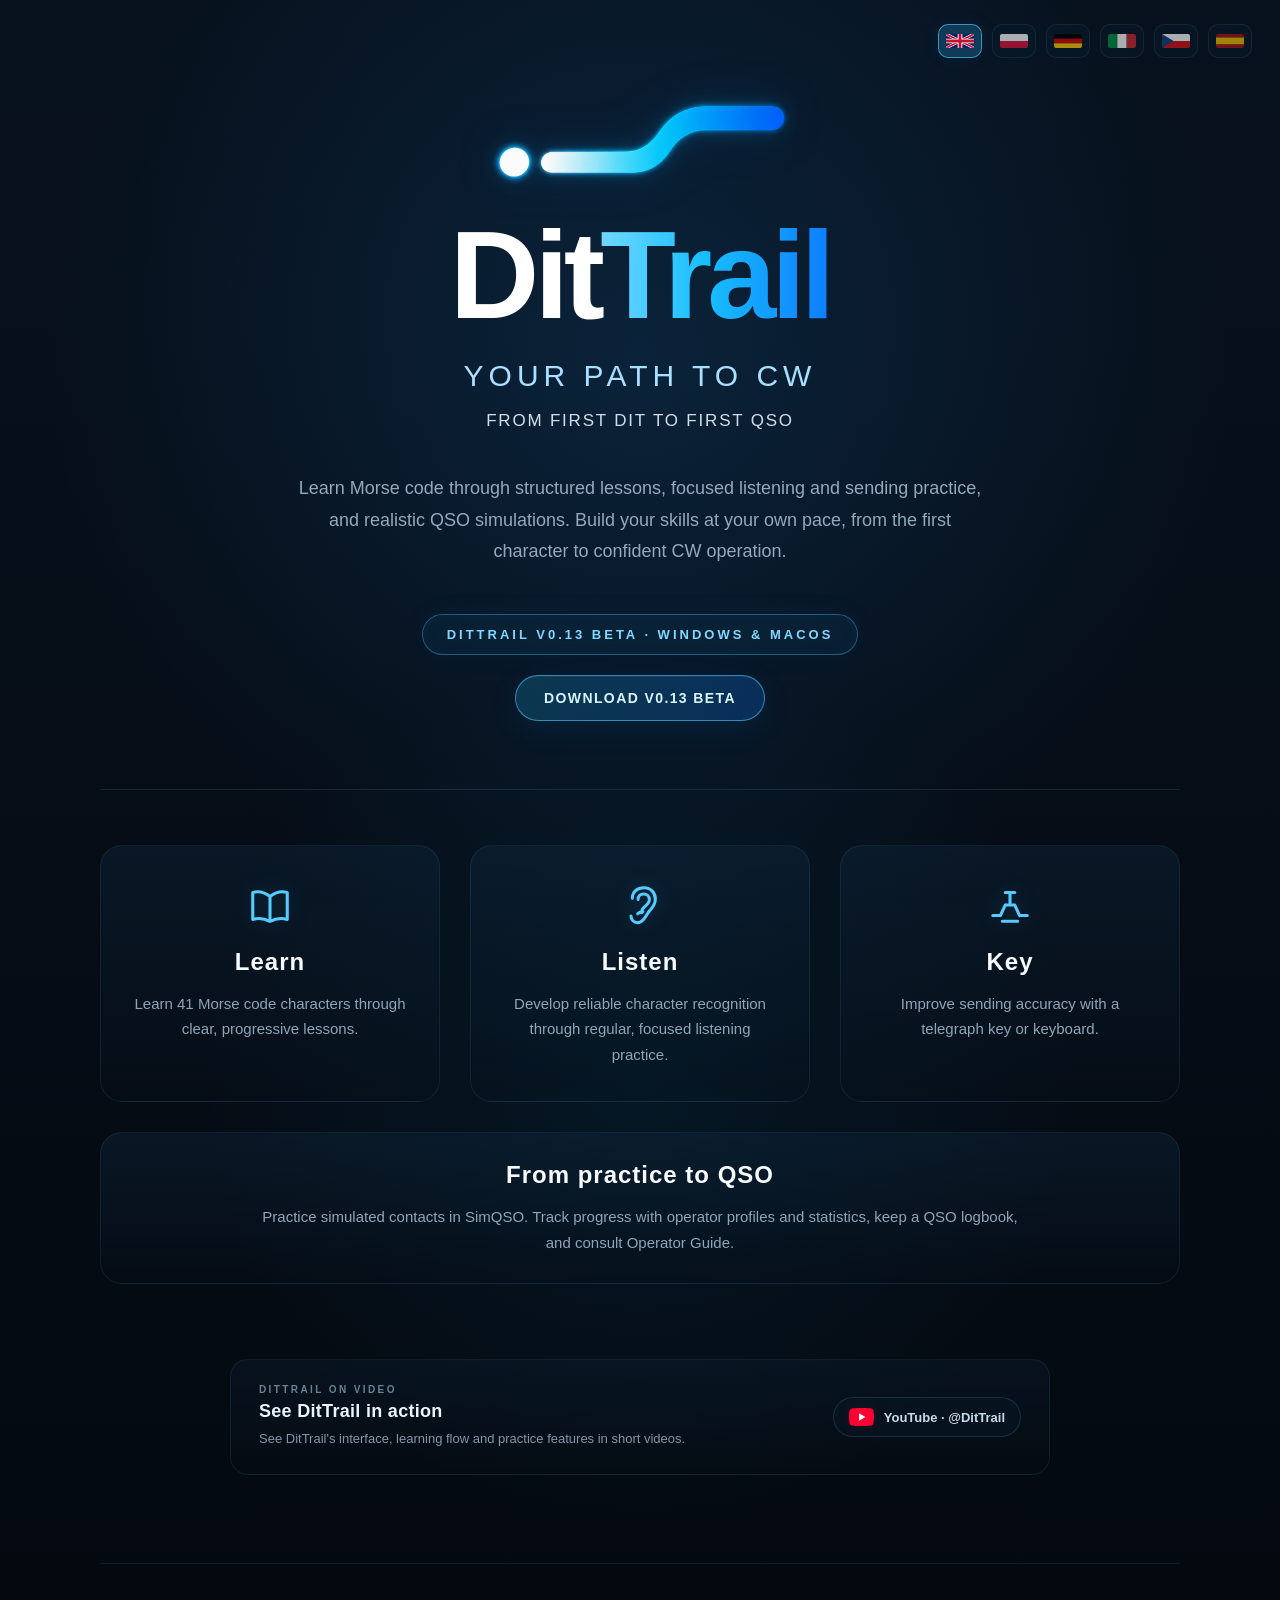
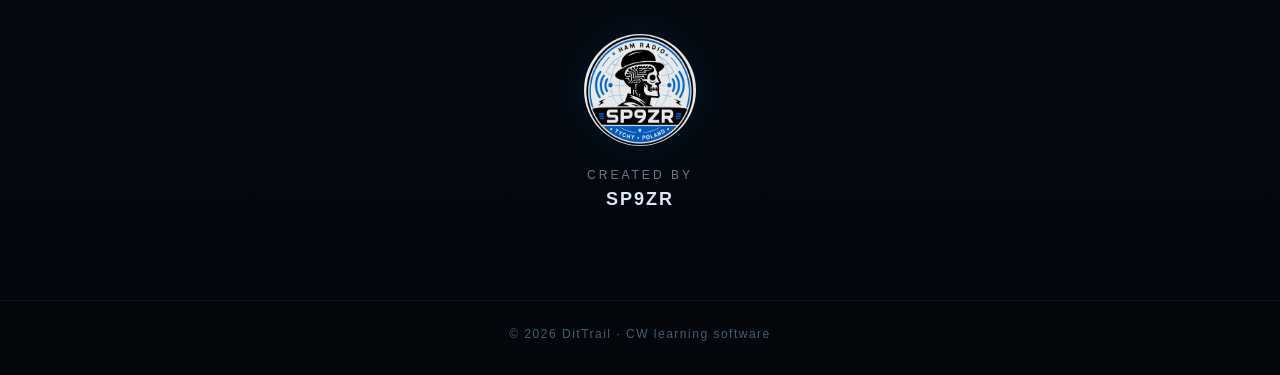
<file: index.html>
<!DOCTYPE html>
<html lang="en">

<head>
    <meta charset="UTF-8">
    <meta name="viewport" content="width=device-width, initial-scale=1.0">

    <title>DitTrail — Your path to CW</title>

    <meta name="description"
          content="DitTrail brings guided Morse code lessons, focused CW practice and simulated QSOs to Windows and macOS.">

    <link rel="icon" type="image/png" href="assets/dittrail-icon.png">
    <link rel="stylesheet" href="style.css">
    <script src="language.js" defer></script>
    <script src="demo-access.js" defer></script>
</head>

<body>

    <div class="language-switcher" role="group" aria-label="Language" data-i18n-aria="languageAria">
        <button class="language-button" type="button" data-language="en" aria-label="English" title="English">
            <svg class="language-flag" viewBox="0 0 60 30" role="img" aria-hidden="true" focusable="false">
                <rect width="60" height="30" fill="#012169"/>
                <path d="M0 0 L60 30 M60 0 L0 30" stroke="#FFFFFF" stroke-width="6"/>
                <path d="M0 0 L60 30 M60 0 L0 30" stroke="#C8102E" stroke-width="3.4"/>
                <path d="M30 0 V30 M0 15 H60" stroke="#FFFFFF" stroke-width="10"/>
                <path d="M30 0 V30 M0 15 H60" stroke="#C8102E" stroke-width="6"/>
            </svg>
        </button>
        <button class="language-button" type="button" data-language="pl" aria-label="Polski" title="Polski">
            <svg class="language-flag" viewBox="0 0 60 30" role="img" aria-hidden="true" focusable="false">
                <rect width="60" height="15" y="0" fill="#FFFFFF"/>
                <rect width="60" height="15" y="15" fill="#DC143C"/>
            </svg>
        </button>
        <button class="language-button" type="button" data-language="de" aria-label="Deutsch" title="Deutsch">
            <svg class="language-flag" viewBox="0 0 60 30" role="img" aria-hidden="true" focusable="false">
                <rect width="60" height="10" y="0" fill="#000000"/>
                <rect width="60" height="10" y="10" fill="#DD0000"/>
                <rect width="60" height="10" y="20" fill="#FFCE00"/>
            </svg>
        </button>
        <button class="language-button" type="button" data-language="it" aria-label="Italiano" title="Italiano">
            <svg class="language-flag" viewBox="0 0 60 30" role="img" aria-hidden="true" focusable="false">
                <rect width="20" height="30" x="0" fill="#009246"/>
                <rect width="20" height="30" x="20" fill="#FFFFFF"/>
                <rect width="20" height="30" x="40" fill="#CE2B37"/>
            </svg>
        </button>
        <button class="language-button" type="button" data-language="cs" aria-label="Čeština" title="Čeština">
            <svg class="language-flag" viewBox="0 0 60 30" role="img" aria-hidden="true" focusable="false">
                <rect width="60" height="15" y="0" fill="#FFFFFF"/>
                <rect width="60" height="15" y="15" fill="#D7141A"/>
                <path d="M0 0 L25 15 L0 30 Z" fill="#11457E"/>
            </svg>
        </button>
        <button class="language-button" type="button" data-language="es" aria-label="Español" title="Español">
            <svg class="language-flag" viewBox="0 0 60 30" role="img" aria-hidden="true" focusable="false">
                <rect width="60" height="7.5" y="0" fill="#AA151B"/>
                <rect width="60" height="15" y="7.5" fill="#F1BF00"/>
                <rect width="60" height="7.5" y="22.5" fill="#AA151B"/>
            </svg>
        </button>
    </div>

    <main>

        <!-- HERO -->
        <section class="hero">

            <div class="hero-content">

                <img
                    class="dittrail-symbol"
                    src="assets/dittrail-symbol.png"
                    alt="DitTrail">

                <h1 class="brand">
                    <span class="brand-dit">Dit</span><span class="brand-trail">Trail</span>
                </h1>

                <p class="tagline" data-i18n="tagline">
                    YOUR PATH TO CW
                </p>

                <p class="journey" data-i18n="journey">
                    From first dit to first QSO
                </p>

                <p class="description" data-i18n="description">
                    Learn Morse code through structured lessons, focused listening and sending practice, and realistic QSO simulations. Build your skills at your own pace, from the first character to confident CW operation.
                </p>

                <div class="status" data-i18n="status">
                    DitTrail v0.13 Beta · Windows & macOS
                </div>

                <div class="hero-actions">
                    <a class="download-cta" href="demo/index.html" data-i18n="downloadCta">
                        Download v0.13 Beta
                    </a>
                </div>

            </div>

        </section>


        <!-- FEATURES -->
        <section class="features">

            <div class="feature">

                <div class="feature-icon" aria-hidden="true">
                    <svg viewBox="0 0 24 24" focusable="false">
                        <path d="M 3,5 C 6,4 9,4.8 12,7 V 20 C 9,18.4 6,18.1 3,19 Z M 21,5 C 18,4 15,4.8 12,7 V 20 C 15,18.4 18,18.1 21,19 Z"/>
                    </svg>
                </div>

                <h2 data-i18n="learnTitle">Learn</h2>

                <p data-i18n="learnText">
                    Learn 41 Morse code characters through clear, progressive lessons.
                </p>

            </div>


            <div class="feature">

                <div class="feature-icon" aria-hidden="true">
                    <svg viewBox="0 0 24 24" focusable="false">
                        <path d="M 8,8 C 8,4.7 10.5,2.5 14,2.5 C 17.8,2.5 20,5.1 20,8.5 C 20,11.4 18.6,12.8 17.1,14.4 C 15.9,15.7 15.1,17.6 13.7,19.2 C 12.8,20.2 11.8,20.7 10.7,20.7 C 8.8,20.7 7.3,19.2 7.3,17.2 M 11,8.6 C 11,6.8 12.2,5.7 13.9,5.7 C 15.7,5.7 16.9,6.9 16.9,8.6 C 16.9,10.3 15.8,11.2 14.6,12.2 C 13.5,13.1 12.8,14.1 12.8,15.5 M 10.8,16.1 C 11.5,15.3 12.4,14.9 13.5,14.9"/>
                    </svg>
                </div>

                <h2 data-i18n="listenTitle">Listen</h2>

                <p data-i18n="listenText">
                    Develop reliable character recognition through regular, focused listening practice.
                </p>

            </div>


            <div class="feature">

                <div class="feature-icon" aria-hidden="true">
                    <svg viewBox="0 0 24 24" focusable="false">
                        <path d="M 3,17 L 7,17 M 17,17 L 21,17 M 7,17 L 9.5,11.5 M 17,17 L 14.5,11.5 M 9.5,11.5 L 14.5,11.5 M 12,11.5 L 12,5 M 9.5,5 L 14.5,5 M 8,20 L 16,20"/>
                    </svg>
                </div>

                <h2 data-i18n="keyTitle">Key</h2>

                <p data-i18n="keyText">
                    Improve sending accuracy with a telegraph key or keyboard.
                </p>
            </div>

            <div class="feature feature-wide">
                <h2 data-i18n="simTitle">From practice to QSO</h2>
                <p data-i18n="simText">
                    Practice simulated contacts in SimQSO. Track progress with operator profiles and statistics, keep a QSO logbook, and consult Operator Guide.
                </p>
            </div>

        </section>


        <!-- YOUTUBE -->
        <section class="youtube-presence" aria-labelledby="youtube-title">
            <div class="youtube-copy">
                <span class="youtube-kicker" data-i18n="youtubeKicker">DITTRAIL ON VIDEO</span>
                <h2 id="youtube-title" data-i18n="youtubeTitle">See DitTrail in action</h2>
                <p data-i18n="youtubeText">
                    See DitTrail’s interface, learning flow and practice features in short videos.
                </p>
            </div>

            <a class="youtube-link"
               href="https://www.youtube.com/@DitTrail"
               target="_blank"
               rel="noopener noreferrer"
               aria-label="Open the DitTrail YouTube channel"
               data-i18n-aria="youtubeAria">
                <svg class="youtube-logo" viewBox="0 0 28 20" role="img" aria-hidden="true" focusable="false">
                    <path fill="#FF0033"
                          d="M27.4 3.1a3.5 3.5 0 0 0-2.5-2.5C22.7 0 14 0 14 0S5.3 0 3.1.6A3.5 3.5 0 0 0 .6 3.1C0 5.3 0 10 0 10s0 4.7.6 6.9a3.5 3.5 0 0 0 2.5 2.5C5.3 20 14 20 14 20s8.7 0 10.9-.6a3.5 3.5 0 0 0 2.5-2.5C28 14.7 28 10 28 10s0-4.7-.6-6.9Z"/>
                    <path fill="#FFFFFF"
                          d="M11.2 14.3 18.5 10l-7.3-4.3v8.6Z"/>
                </svg>
                <span>YouTube · @DitTrail</span>
            </a>
        </section>


        <!-- CREATOR -->
        <section class="creator">

            <a href="https://www.qrz.com/db/SP9ZR"
                target="_blank"
                rel="noopener noreferrer"
                class="creator-link">

                <img
                    class="creator-logo"
                    src="assets/sp9zr-logo.png"
                    alt="SP9ZR Ham Radio">

            </a>

            <div class="creator-text">
                <span data-i18n="createdBy">Created by</span>
                <strong>SP9ZR</strong>
            </div>

        </section>

    </main>


    <footer>
        <p data-i18n="footerText">
            © 2026 DitTrail · CW learning software
        </p>
    </footer>

</body>

</html>
</file>
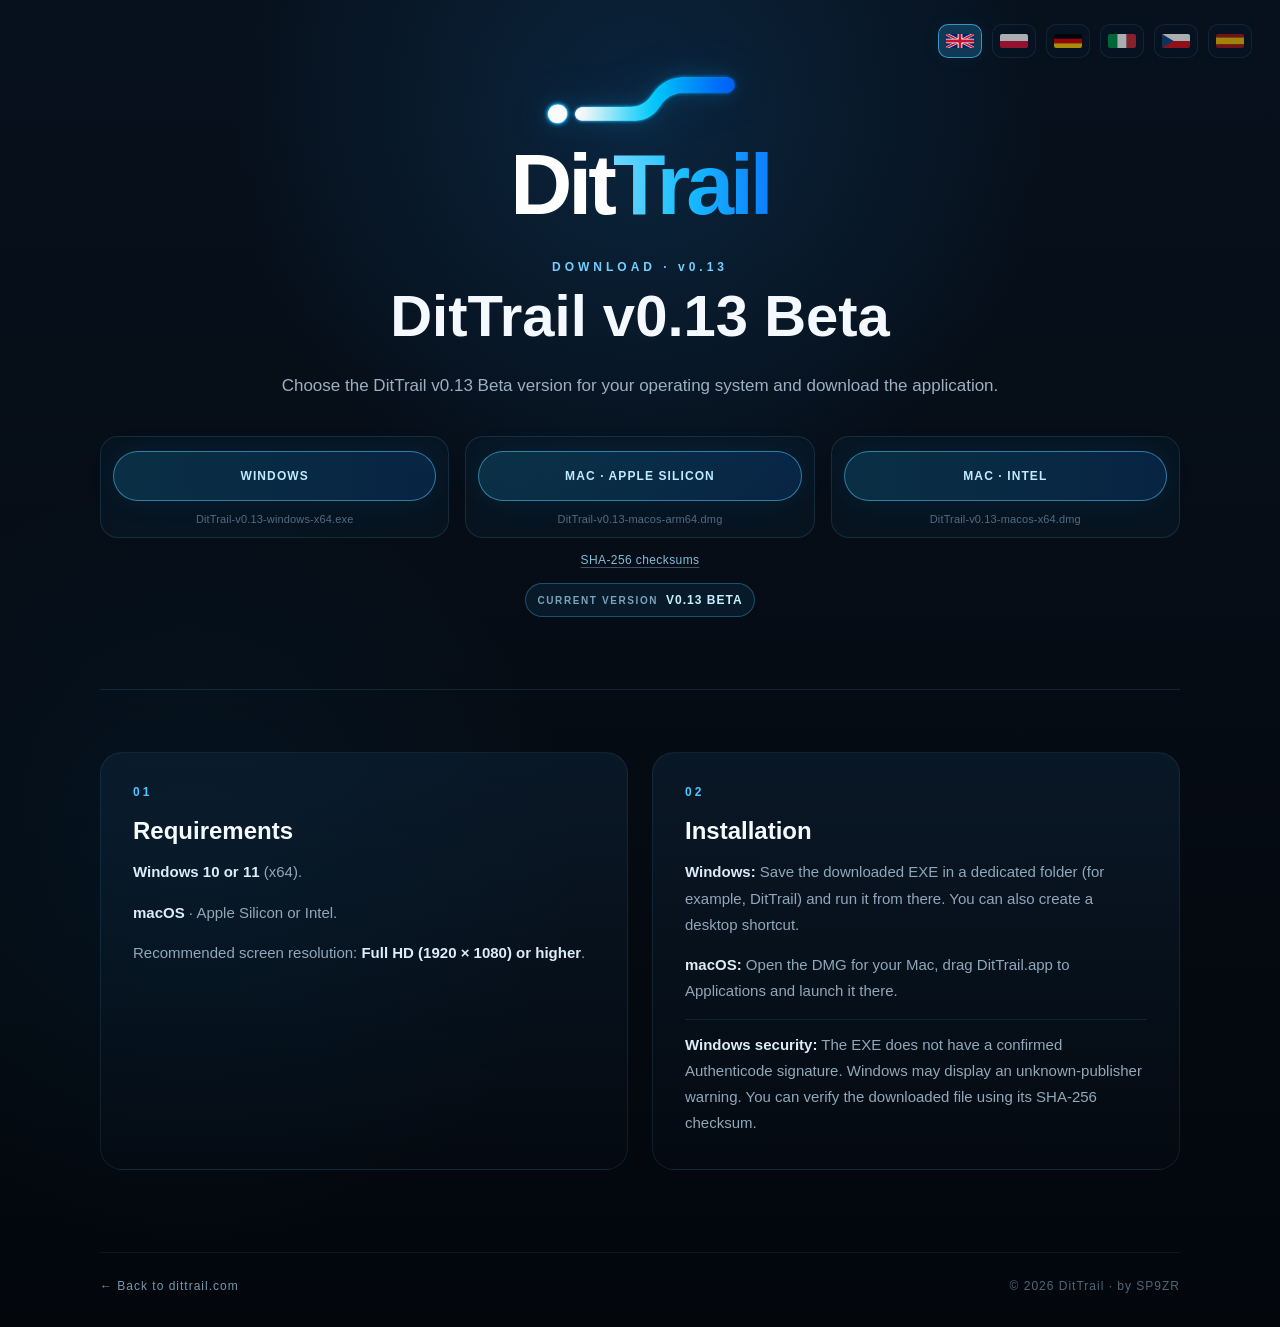
<file: demo/index.html>
<!DOCTYPE html>
<html lang="en">
<head>
    <meta charset="UTF-8">
    <meta name="viewport" content="width=device-width, initial-scale=1.0">
    <title>DitTrail v0.13 Beta — Download</title>
    <meta name="description" content="Download DitTrail v0.13 Beta for Windows and macOS.">

    <link rel="icon" type="image/png" href="../assets/dittrail-icon.png">
    <link rel="stylesheet" href="style.css?site=20261021">
    <script src="language.js?site=20261021c" defer></script>
</head>
<body>
    <main class="page-shell">
        <header class="demo-hero">
            <div class="language-switcher" role="group" aria-label="Language" data-i18n-aria="languageAria">
                <button class="language-button" type="button" data-language="en" aria-label="English" title="English">
                    <svg class="language-flag" viewBox="0 0 60 30" role="img" aria-hidden="true" focusable="false">
                        <rect width="60" height="30" fill="#012169"/>
                        <path d="M0 0 L60 30 M60 0 L0 30" stroke="#FFFFFF" stroke-width="6"/>
                        <path d="M0 0 L60 30 M60 0 L0 30" stroke="#C8102E" stroke-width="3.4"/>
                        <path d="M30 0 V30 M0 15 H60" stroke="#FFFFFF" stroke-width="10"/>
                        <path d="M30 0 V30 M0 15 H60" stroke="#C8102E" stroke-width="6"/>
                    </svg>
                </button>
                <button class="language-button" type="button" data-language="pl" aria-label="Polski" title="Polski">
                    <svg class="language-flag" viewBox="0 0 60 30" role="img" aria-hidden="true" focusable="false">
                        <rect width="60" height="15" y="0" fill="#FFFFFF"/>
                        <rect width="60" height="15" y="15" fill="#DC143C"/>
                    </svg>
                </button>
                <button class="language-button" type="button" data-language="de" aria-label="Deutsch" title="Deutsch">
                    <svg class="language-flag" viewBox="0 0 60 30" role="img" aria-hidden="true" focusable="false">
                        <rect width="60" height="10" y="0" fill="#000000"/>
                        <rect width="60" height="10" y="10" fill="#DD0000"/>
                        <rect width="60" height="10" y="20" fill="#FFCE00"/>
                    </svg>
                </button>
                <button class="language-button" type="button" data-language="it" aria-label="Italiano" title="Italiano">
                    <svg class="language-flag" viewBox="0 0 60 30" role="img" aria-hidden="true" focusable="false">
                        <rect width="20" height="30" x="0" fill="#009246"/>
                        <rect width="20" height="30" x="20" fill="#FFFFFF"/>
                        <rect width="20" height="30" x="40" fill="#CE2B37"/>
                    </svg>
                </button>
                <button class="language-button" type="button" data-language="cs" aria-label="Čeština" title="Čeština">
                    <svg class="language-flag" viewBox="0 0 60 30" role="img" aria-hidden="true" focusable="false">
                        <rect width="60" height="15" y="0" fill="#FFFFFF"/>
                        <rect width="60" height="15" y="15" fill="#D7141A"/>
                        <path d="M0 0 L25 15 L0 30 Z" fill="#11457E"/>
                    </svg>
                </button>
                <button class="language-button" type="button" data-language="es" aria-label="Español" title="Español">
                    <svg class="language-flag" viewBox="0 0 60 30" role="img" aria-hidden="true" focusable="false">
                        <rect width="60" height="7.5" y="0" fill="#AA151B"/>
                        <rect width="60" height="15" y="7.5" fill="#F1BF00"/>
                        <rect width="60" height="7.5" y="22.5" fill="#AA151B"/>
                    </svg>
                </button>
            </div>

            <a class="brand-link" href="../index.html" aria-label="Back to DitTrail home" data-i18n-aria="backHomeAria">
                <img class="dittrail-symbol" src="../assets/dittrail-symbol.png" alt="">
                <div class="brand">
                    <span class="brand-dit">Dit</span><span class="brand-trail">Trail</span>
                </div>
            </a>

            <p class="eyebrow" data-i18n="eyebrow">DOWNLOAD · v0.13</p>
            <h1>DitTrail v0.13 Beta</h1>
            <p class="lead" data-i18n="lead">
                Choose the DitTrail v0.13 Beta version for your operating system and download the application.
            </p>

            <div class="download-options" role="group" aria-label="DitTrail downloads" data-i18n-aria="downloadOptionsAria">
                <div class="download-option">
                    <a class="download-button"
                       href="https://github.com/rutkowskiz/dittrail-web/releases/download/v0.13-beta/DitTrail-v0.13-windows-x64.exe"
                       data-i18n="downloadWindows">Windows</a>
                    <p class="file-name">DitTrail-v0.13-windows-x64.exe</p>
                </div>
                <div class="download-option">
                    <a class="download-button"
                       href="https://github.com/rutkowskiz/dittrail-web/releases/download/v0.13-beta/DitTrail-v0.13-macos-arm64.dmg"
                       data-i18n="downloadMacArm">Mac · Apple Silicon</a>
                    <p class="file-name">DitTrail-v0.13-macos-arm64.dmg</p>
                </div>
                <div class="download-option">
                    <a class="download-button"
                       href="https://github.com/rutkowskiz/dittrail-web/releases/download/v0.13-beta/DitTrail-v0.13-macos-x64.dmg"
                       data-i18n="downloadMacIntel">Mac · Intel</a>
                    <p class="file-name">DitTrail-v0.13-macos-x64.dmg</p>
                </div>
            </div>
            <p class="checksum-link">
                <a href="https://github.com/rutkowskiz/dittrail-web/releases/download/v0.13-beta/SHA256SUMS.txt"
                   data-i18n="checksumsLink">SHA-256 checksums</a>
            </p>
            <div class="download-details">
                <div class="version-badge">
                    <span data-i18n="currentVersionLabel">CURRENT VERSION</span>
                    <strong>v0.13 Beta</strong>
                </div>
                <div class="download-count-badge" id="download-count" hidden aria-live="polite">
                    <svg class="download-count-icon" viewBox="0 0 24 24" aria-hidden="true" focusable="false">
                        <path d="M12 3v10m0 0 4-4m-4 4-4-4M5 17v2h14v-2"/>
                    </svg>
                    <strong id="download-count-value"></strong>
                    <span id="download-count-label"></span>
                </div>
            </div>
        </header>

        <section class="info-grid" aria-label="Download information" data-i18n-aria="demoInfoAria">
            <article class="info-card">
                <span class="card-number">01</span>
                <h2 data-i18n="requirementsTitle">Requirements</h2>
                <p data-i18n-html="requirementsWindows"><strong>Windows 10 or Windows 11</strong> (x64).</p>
                <p data-i18n-html="requirementsMac"><strong>macOS</strong> · Apple Silicon or Intel.</p>
                <p data-i18n-html="requirementsResolution">Recommended screen resolution: <strong>Full HD (1920 × 1080) or higher</strong>.</p>
            </article>

            <article class="info-card">
                <span class="card-number">02</span>
                <h2 data-i18n="installationTitle">Installation</h2>
                <p data-i18n-html="installationWindows"><strong>Windows:</strong> Save the downloaded EXE in a dedicated folder (for example, DitTrail) and run it from there. You can also create a desktop shortcut.</p>
                <p data-i18n-html="installationMac"><strong>macOS:</strong> Open the DMG for your Mac, drag DitTrail.app to Applications and launch it there.</p>
                <p class="security-note" data-i18n-html="installationSecurity"><strong>Windows security:</strong> The EXE does not have a confirmed Authenticode signature. Windows may display an unknown-publisher warning. You can verify the downloaded file using its SHA-256 checksum.</p>
            </article>

        </section>

        <footer>
            <a href="../index.html" data-i18n="backLink">← Back to dittrail.com</a>
            <span>© 2026 DitTrail · by SP9ZR</span>
        </footer>
    </main>
</body>
</html>
</file>
<file: style.css>
* {
    box-sizing: border-box;
}

:root {
    --site-width: 1080px;
    --site-gutter: 48px;
}

html {
    scroll-behavior: smooth;
}

body {
    margin: 0;
    min-height: 100vh;

    background:
        radial-gradient(circle at 50% 18%, rgba(24, 104, 170, 0.22), transparent 34%),
        radial-gradient(circle at 50% 55%, rgba(0, 170, 255, 0.07), transparent 35%),
        linear-gradient(180deg, #07111d 0%, #050b13 65%, #03070c 100%);

    color: #f4f8ff;
    font-family: "Segoe UI", Arial, sans-serif;
}


/* =========================
   LANGUAGE SWITCHER
   ========================= */

.language-switcher {
    position: fixed;
    top: 24px;
    right: 28px;
    z-index: 100;
    display: flex;
    gap: 10px;
}

.language-button {
    width: 44px;
    height: 34px;
    display: inline-flex;
    align-items: center;
    justify-content: center;
    padding: 0;
    border: 1px solid rgba(104, 189, 235, 0.16);
    border-radius: 10px;
    background: rgba(10, 28, 44, 0.72);
    color: inherit;
    cursor: pointer;
    opacity: 0.66;
    backdrop-filter: blur(10px);
    transition: opacity 0.18s ease, transform 0.18s ease, border-color 0.18s ease, background 0.18s ease;
}

.language-button:hover {
    opacity: 1;
    transform: translateY(-1px);
    border-color: rgba(102, 218, 255, 0.46);
}

.language-button.active {
    opacity: 1;
    border-color: rgba(83, 205, 255, 0.62);
    background: rgba(25, 92, 133, 0.52);
    box-shadow: 0 0 18px rgba(0, 157, 255, 0.08);
}

.language-flag {
    width: 28px;
    height: 14px;
    display: block;
    border-radius: 2px;
    overflow: hidden;
}


/* =========================
   HERO
   ========================= */

.hero {
    width: min(var(--site-width), calc(100% - var(--site-gutter)));
    min-height: auto;
    margin: 0 auto;
    display: flex;
    align-items: center;
    justify-content: center;

    padding: 86px 0 68px;
    text-align: center;
}

.hero-content {
    width: 100%;
    max-width: 820px;
    margin: 0 auto;
}

.dittrail-symbol {
    width: min(320px, 62vw);
    height: auto;

    display: block;
    margin: 0 auto 24px;

    object-fit: contain;

    filter:
        drop-shadow(0 0 10px rgba(0, 183, 255, 0.20))
        drop-shadow(0 0 24px rgba(0, 119, 255, 0.10));
}

.brand {
    margin: 0;

    font-size: clamp(72px, 10vw, 124px);
    font-weight: 700;
    line-height: 0.95;
    letter-spacing: -5px;
}

.brand-dit {
    color: #ffffff;
}

.brand-trail {
    background: linear-gradient(
        90deg,
        #70d8ff 0%,
        #18bfff 45%,
        #0d7eff 100%
    );

    -webkit-background-clip: text;
    background-clip: text;
    color: transparent;
}

.tagline {
    margin: 25px 0 0;

    color: #a9dfff;
    font-size: clamp(21px, 3vw, 30px);
    font-weight: 300;
    letter-spacing: 5px;
}

.journey {
    margin: 18px 0 0;

    color: #eef7ff;
    font-size: 17px;
    font-weight: 500;
    letter-spacing: 1.8px;
    text-transform: uppercase;

    opacity: 0.88;
}

.description {
    max-width: 690px;
    margin: 42px auto 0;

    color: #94a9bb;
    font-size: 18px;
    line-height: 1.75;
}

.status {
    display: inline-block;

    margin-top: 46px;
    padding: 12px 24px;

    border: 1px solid rgba(73, 195, 255, 0.38);
    border-radius: 999px;

    background: rgba(33, 160, 224, 0.07);

    color: #82d7ff;

    font-size: 13px;
    font-weight: 600;
    letter-spacing: 3px;
    text-transform: uppercase;

    box-shadow:
        0 0 28px rgba(0, 157, 255, 0.05),
        inset 0 0 18px rgba(0, 157, 255, 0.03);
}

.hero-actions {
    margin-top: 20px;
}

.download-cta {
    display: inline-flex;
    align-items: center;
    justify-content: center;
    min-width: 210px;
    padding: 14px 28px;

    border: 1px solid rgba(83, 205, 255, 0.58);
    border-radius: 999px;

    background:
        linear-gradient(
            90deg,
            rgba(27, 172, 232, 0.22),
            rgba(13, 126, 255, 0.24)
        );

    color: #d8f4ff;
    font-size: 14px;
    font-weight: 700;
    letter-spacing: 1.4px;
    text-decoration: none;
    text-transform: uppercase;

    box-shadow:
        0 8px 30px rgba(0, 126, 255, 0.10),
        inset 0 1px 0 rgba(255, 255, 255, 0.05);

    transition:
        transform 0.18s ease,
        border-color 0.18s ease,
        background 0.18s ease,
        box-shadow 0.18s ease;
}

.download-cta:hover {
    transform: translateY(-2px);
    border-color: rgba(112, 219, 255, 0.86);
    background:
        linear-gradient(
            90deg,
            rgba(27, 172, 232, 0.32),
            rgba(13, 126, 255, 0.34)
        );
    box-shadow:
        0 10px 34px rgba(0, 126, 255, 0.16),
        0 0 24px rgba(55, 198, 255, 0.08);
}


/* =========================
   FEATURES
   ========================= */

.features {
    width: min(var(--site-width), calc(100% - var(--site-gutter)));

    margin: 0 auto;
    padding: 55px 0 110px;

    display: grid;
    grid-template-columns: repeat(3, 1fr);
    gap: 30px;

    border-top: 1px solid rgba(129, 200, 238, 0.12);
}

.feature {
    padding: 34px 30px;

    text-align: center;

    border: 1px solid rgba(104, 189, 235, 0.10);
    border-radius: 22px;

    background:
        linear-gradient(
            180deg,
            rgba(17, 42, 65, 0.38),
            rgba(7, 17, 28, 0.18)
        );

    transition:
        transform 0.25s ease,
        border-color 0.25s ease,
        background 0.25s ease;
}

.feature-wide {
    grid-column: 1 / -1;
    padding: 28px 36px;
}

.feature-wide p {
    max-width: 760px;
}

.feature:hover {
    transform: translateY(-5px);

    border-color: rgba(87, 200, 255, 0.25);

    background:
        linear-gradient(
            180deg,
            rgba(19, 53, 80, 0.48),
            rgba(7, 17, 28, 0.22)
        );
}

.feature-icon {
    width: 52px;
    height: 52px;
    margin: 0 auto 16px;
    display: grid;
    place-items: center;
    color: #55ccff;
    filter: drop-shadow(0 0 10px rgba(42, 190, 255, 0.18));
}

.feature-icon svg {
    width: 46px;
    height: 46px;
    overflow: visible;
    fill: none;
    stroke: currentColor;
    stroke-width: 1.6;
    stroke-linecap: round;
    stroke-linejoin: round;
}

.feature h2 {
    margin: 0;

    color: #f7fbff;

    font-size: 24px;
    font-weight: 600;
    letter-spacing: 1px;
}

.feature p {
    margin: 15px auto 0;

    color: #8fa5b8;

    font-size: 15px;
    line-height: 1.7;
}


/* =========================
   YOUTUBE
   ========================= */

.youtube-presence {
    width: min(820px, calc(100% - var(--site-gutter)));
    margin: -35px auto 88px;
    padding: 24px 28px;

    display: flex;
    align-items: center;
    justify-content: space-between;
    gap: 32px;

    border: 1px solid rgba(104, 189, 235, 0.10);
    border-radius: 18px;

    background:
        linear-gradient(
            180deg,
            rgba(17, 42, 65, 0.26),
            rgba(7, 17, 28, 0.14)
        );
}

.youtube-copy {
    min-width: 0;
}

.youtube-kicker {
    display: block;
    margin-bottom: 6px;

    color: #658398;
    font-size: 10px;
    font-weight: 600;
    letter-spacing: 2.4px;
    text-transform: uppercase;
}

.youtube-copy h2 {
    margin: 0;

    color: #eaf4fb;
    font-size: 18px;
    font-weight: 600;
    letter-spacing: 0.3px;
}

.youtube-copy p {
    margin: 7px 0 0;

    color: #8197aa;
    font-size: 13px;
    line-height: 1.55;
}

.youtube-link {
    flex: 0 0 auto;

    display: inline-flex;
    align-items: center;
    gap: 10px;

    padding: 10px 15px;

    border: 1px solid rgba(116, 190, 226, 0.16);
    border-radius: 999px;

    background: rgba(9, 24, 37, 0.55);

    color: #c8dbe9;
    font-size: 13px;
    font-weight: 600;
    text-decoration: none;

    transition:
        transform 0.18s ease,
        border-color 0.18s ease,
        background 0.18s ease,
        color 0.18s ease;
}

.youtube-link:hover {
    transform: translateY(-1px);
    border-color: rgba(116, 205, 244, 0.36);
    background: rgba(14, 39, 58, 0.72);
    color: #f1f8fc;
}

.youtube-logo {
    width: 25px;
    height: 18px;
    display: block;
    flex: 0 0 auto;

    filter: drop-shadow(0 0 8px rgba(255, 0, 51, 0.10));
}


/* =========================
   CREATOR
   ========================= */

.creator {
    width: min(var(--site-width), calc(100% - var(--site-gutter)));

    margin: 0 auto 90px;
    padding-top: 70px;

    display: flex;
    flex-direction: column;
    align-items: center;

    border-top: 1px solid rgba(129, 200, 238, 0.10);
}

.creator-link {
    display: inline-block;
}

.creator-link:hover .creator-logo {
    transform: scale(1.05);
    opacity: 1;
}

.creator-logo {
    transition:
        transform 0.2s ease,
        opacity 0.2s ease;
}

.creator-logo {
    width: 112px;
    height: 112px;

    object-fit: contain;

    border-radius: 50%;

    opacity: 0.92;

    filter: drop-shadow(0 0 18px rgba(0, 130, 255, 0.12));
}

.creator-text {
    margin-top: 18px;

    display: flex;
    flex-direction: column;

    text-align: center;
}

.creator-text span {
    color: #667b8e;

    font-size: 12px;
    letter-spacing: 3px;
    text-transform: uppercase;
}

.creator-text strong {
    margin-top: 7px;

    color: #d8e8f5;

    font-size: 18px;
    font-weight: 600;
    letter-spacing: 2px;
}


/* =========================
   FOOTER
   ========================= */

footer {
    padding: 26px 20px 34px;

    text-align: center;

    border-top: 1px solid rgba(129, 200, 238, 0.07);
}

footer p {
    margin: 0;

    color: #465c70;

    font-size: 12px;
    letter-spacing: 1.5px;
}


/* =========================
   MOBILE
   ========================= */

@media (max-width: 760px) {

    .language-switcher {
        top: 16px;
        right: 16px;
        gap: 6px;
    }

    .language-button {
        width: 36px;
        height: 30px;
    }

    .language-flag {
        width: 24px;
        height: 12px;
    }

    .hero {
        min-height: auto;
        padding-top: 70px;
        padding-bottom: 80px;
    }

    .dittrail-symbol {
        width: min(270px, 72vw);
    }

    .brand {
        font-size: clamp(60px, 20vw, 88px);
        letter-spacing: -3px;
    }

    .tagline {
        letter-spacing: 3px;
    }

    .description {
        font-size: 16px;
    }

    .features {
        grid-template-columns: 1fr;
        padding-top: 70px;
        padding-bottom: 80px;
    }

    .feature {
        padding: 30px 24px;
    }

    .youtube-presence {
        margin-top: -20px;
        margin-bottom: 70px;
        padding: 22px 20px;

        flex-direction: column;
        align-items: flex-start;
        gap: 18px;
    }

    .youtube-link {
        align-self: stretch;
        justify-content: center;
    }
}
</file>
<file: demo/style.css>
* {
    box-sizing: border-box;
}

:root {
    color-scheme: dark;
    --site-width: 1080px;
    --site-gutter: 40px;
    --reading-width: 760px;
    --download-width: 330px;
}

html {
    scroll-behavior: smooth;
}

body {
    margin: 0;
    min-height: 100vh;
    background:
        radial-gradient(circle at 50% 10%, rgba(24, 104, 170, 0.24), transparent 30%),
        radial-gradient(circle at 15% 65%, rgba(0, 170, 255, 0.06), transparent 28%),
        linear-gradient(180deg, #07111d 0%, #050b13 58%, #03070c 100%);
    color: #f4f8ff;
    font-family: "Segoe UI", Arial, sans-serif;
}

.page-shell {
    width: min(var(--site-width), calc(100% - var(--site-gutter)));
    margin: 0 auto;
}

.demo-hero {
    width: 100%;
    margin: 0 auto;
    padding: 64px 0 72px;
    text-align: center;
}

.language-switcher {
    position: fixed;
    top: 24px;
    right: 28px;
    z-index: 100;
    display: flex;
    gap: 10px;
}

.language-button {
    width: 44px;
    height: 34px;
    display: inline-flex;
    align-items: center;
    justify-content: center;
    border: 1px solid rgba(104, 189, 235, 0.16);
    border-radius: 10px;
    background: rgba(10, 28, 44, 0.44);
    color: inherit;
    font-size: 22px;
    line-height: 1;
    cursor: pointer;
    opacity: 0.66;
    backdrop-filter: blur(10px);
    transition: opacity 0.18s ease, transform 0.18s ease, border-color 0.18s ease, background 0.18s ease;
}

.language-button:hover {
    opacity: 1;
    transform: translateY(-1px);
    border-color: rgba(102, 218, 255, 0.46);
}

.language-button.active {
    opacity: 1;
    border-color: rgba(83, 205, 255, 0.62);
    background: rgba(25, 92, 133, 0.52);
    box-shadow: 0 0 18px rgba(0, 157, 255, 0.08);
}

.language-flag {
    width: 28px;
    height: 14px;
    display: block;
    border-radius: 2px;
    overflow: hidden;
}

.brand-link {
    display: inline-flex;
    flex-direction: column;
    align-items: center;
    color: inherit;
    text-decoration: none;
}

.dittrail-symbol {
    width: min(210px, 54vw);
    height: auto;
    display: block;
    margin-bottom: 10px;
    filter:
        drop-shadow(0 0 10px rgba(0, 183, 255, 0.18))
        drop-shadow(0 0 22px rgba(0, 119, 255, 0.10));
}

.brand {
    font-size: clamp(54px, 8vw, 86px);
    font-weight: 700;
    line-height: 0.95;
    letter-spacing: -4px;
}

.brand-dit {
    color: #ffffff;
}

.brand-trail {
    background: linear-gradient(90deg, #70d8ff 0%, #18bfff 45%, #0d7eff 100%);
    -webkit-background-clip: text;
    background-clip: text;
    color: transparent;
}

.eyebrow {
    margin: 34px 0 0;
    color: #74cfff;
    font-size: 12px;
    font-weight: 700;
    letter-spacing: 4px;
}

h1 {
    margin: 12px 0 0;
    font-size: clamp(36px, 6vw, 58px);
    line-height: 1.05;
}

.lead {
    max-width: var(--reading-width);
    margin: 24px auto 0;
    color: #9cb0c2;
    font-size: 17px;
    line-height: 1.75;
}

.download-button {
    display: inline-block;
    width: min(var(--download-width), 100%);
    margin-top: 36px;
    padding: 15px 28px;
    text-align: center;
    border: 1px solid rgba(83, 205, 255, 0.52);
    border-radius: 999px;
    background: linear-gradient(90deg, rgba(27, 172, 232, 0.18), rgba(13, 126, 255, 0.16));
    color: #bfeaff;
    font-size: 13px;
    font-weight: 700;
    letter-spacing: 2.4px;
    text-decoration: none;
    text-transform: uppercase;
    box-shadow: 0 0 30px rgba(0, 157, 255, 0.08);
    transition: transform 0.2s ease, border-color 0.2s ease, background 0.2s ease;
}

.download-button:hover {
    transform: translateY(-2px);
    border-color: rgba(102, 218, 255, 0.8);
    background: linear-gradient(90deg, rgba(27, 172, 232, 0.28), rgba(13, 126, 255, 0.24));
}

.download-options {
    margin: 36px auto 0;
    display: grid;
    grid-template-columns: repeat(3, minmax(0, 1fr));
    gap: 16px;
}

.download-option {
    min-width: 0;
    padding: 14px 12px 12px;
    border: 1px solid rgba(104, 189, 235, 0.14);
    border-radius: 18px;
    background: rgba(12, 34, 52, 0.36);
}

.download-option .download-button {
    width: 100%;
    min-height: 50px;
    margin-top: 0;
    padding: 13px 14px;
    display: flex;
    align-items: center;
    justify-content: center;
    font-size: 12px;
    letter-spacing: 1.1px;
}

.download-option .file-name {
    margin: 12px 0 0;
    font-size: 11px;
    letter-spacing: 0.15px;
    overflow-wrap: anywhere;
}

.security-note {
    padding-top: 12px;
    border-top: 1px solid rgba(104, 189, 235, 0.12);
}

.checksum-link {
    margin: 15px 0 0;
    font-size: 12px;
    letter-spacing: 0.4px;
}

.checksum-link a {
    color: #7ebedb;
    text-decoration: underline;
    text-decoration-color: rgba(126, 190, 219, 0.4);
    text-underline-offset: 3px;
}

.checksum-link a:hover {
    color: #c9efff;
}

.download-details {
    width: 100%;
    max-width: 560px;
    margin: 16px auto 0;
    display: flex;
    align-items: center;
    justify-content: center;
    gap: 10px;
    flex-wrap: wrap;
}

.version-badge,
.download-count-badge {
    flex: 0 0 auto;
    max-width: 100%;
    min-height: 34px;
    justify-content: center;
    white-space: nowrap;
    padding: 7px 11px;
    display: inline-flex;
    align-items: center;
    gap: 8px;
    border: 1px solid rgba(83, 205, 255, 0.30);
    border-radius: 999px;
    background: rgba(12, 45, 69, 0.46);
    color: #7da3bb;
    font-size: 10px;
    font-weight: 700;
    letter-spacing: 1.6px;
    text-transform: uppercase;
}

.version-badge strong,
.download-count-badge strong {
    color: #c9efff;
    font-size: 12px;
    letter-spacing: 1px;
}

.download-count-badge {
    border-color: rgba(83, 205, 255, 0.22);
    background: linear-gradient(180deg, rgba(14, 57, 86, 0.42), rgba(8, 29, 46, 0.38));
    box-shadow: inset 0 1px 0 rgba(255, 255, 255, 0.025);
}

.download-count-badge[hidden] {
    display: none;
}

.download-count-icon {
    width: 14px;
    height: 14px;
    fill: none;
    stroke: #63ccff;
    stroke-width: 1.8;
    stroke-linecap: round;
    stroke-linejoin: round;
    opacity: 0.9;
}

.file-name {
    margin: 10px 0 0;
    color: #526c82;
    font-size: 12px;
    letter-spacing: 1px;
}

.info-grid {
    padding: 62px 0 82px;
    display: grid;
    grid-template-columns: repeat(2, minmax(0, 1fr));
    gap: 24px;
    border-top: 1px solid rgba(129, 200, 238, 0.12);
}

.info-card {
    position: relative;
    padding: 32px;
    overflow: hidden;
    border: 1px solid rgba(104, 189, 235, 0.11);
    border-radius: 22px;
    background: linear-gradient(180deg, rgba(17, 42, 65, 0.42), rgba(7, 17, 28, 0.20));
}

.card-number {
    display: block;
    margin-bottom: 18px;
    color: #4fc5ff;
    font-size: 12px;
    font-weight: 700;
    letter-spacing: 3px;
}

.info-card h2 {
    margin: 0;
    color: #f5fbff;
    font-size: 24px;
}

.info-card p {
    color: #91a7ba;
    font-size: 15px;
    line-height: 1.75;
}

.info-card p {
    margin: 14px 0 0;
}

.info-card strong {
    color: #dcecf8;
}

footer {
    padding: 26px 0 34px;
    display: flex;
    justify-content: space-between;
    gap: 20px;
    border-top: 1px solid rgba(129, 200, 238, 0.08);
    color: #4f667a;
    font-size: 12px;
    letter-spacing: 1px;
}

footer a {
    color: #7797ae;
    text-decoration: none;
}

footer a:hover {
    color: #a9dfff;
}

@media (max-width: 760px) {
    :root {
        --site-gutter: 28px;
    }

    .page-shell {
        width: min(var(--site-width), calc(100% - var(--site-gutter)));
    }

    .demo-hero {
        padding-top: 72px;
    }

    .language-switcher {
        top: 16px;
        right: 16px;
        gap: 6px;
    }

    .language-button {
        width: 36px;
        height: 30px;
    }

    .language-flag {
        width: 24px;
        height: 12px;
    }

    .brand {
        letter-spacing: -3px;
    }

    .download-options {
        max-width: 420px;
        grid-template-columns: 1fr;
        gap: 12px;
    }

    .download-details {
        gap: 8px;
    }

    .version-badge,
    .download-count-badge {
        font-size: 10px;
        letter-spacing: 1px;
    }

    .info-grid {
        grid-template-columns: 1fr;
    }

    footer {
        flex-direction: column;
        align-items: center;
        text-align: center;
    }
}
</file>
